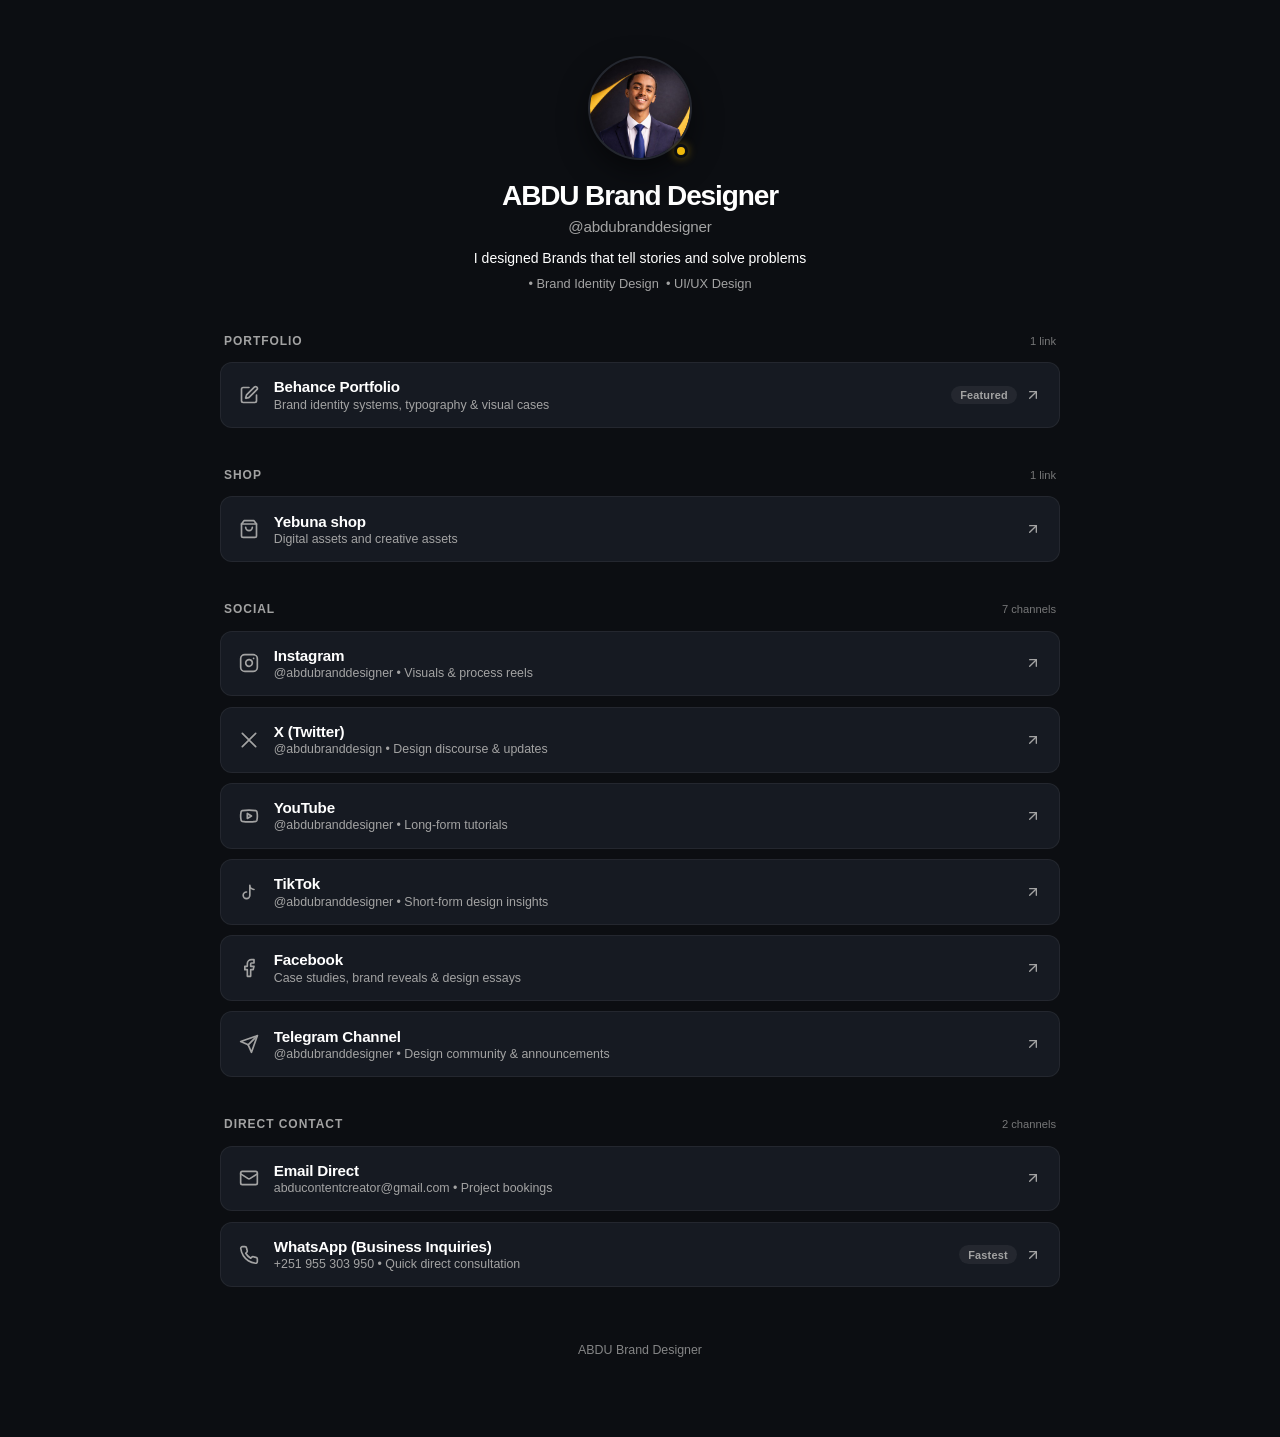
<file: public/index-static.html>
<!DOCTYPE html>
<html lang="en">
<head>
  <meta charset="UTF-8">
  <meta name="viewport" content="width=device-width, initial-scale=1.0">
  <title>ABDU Brand Designer</title>
  <meta name="description" content="Brand Identity System • UI/UX Interface • Web Design link hub for ABDU">
  <meta name="theme-color" content="#0c0e12">
  <link rel="icon" type="image/svg+xml" href="favicon.svg">
  <link rel="alternate icon" type="image/jpeg" href="me.jpg">
  <link rel="apple-touch-icon" href="me.jpg">
  <meta property="og:title" content="ABDU Brand Designer">
  <meta property="og:description" content="Brand Identity System • UI/UX Interface • Web Design link hub for ABDU">
  <meta property="og:image" content="og-image.svg">
  <meta name="twitter:card" content="summary_large_image">
  <meta name="twitter:site" content="@abdubranddesign">

  <!-- Vanilla CSS Stylesheet -->
  <link rel="stylesheet" href="styles.css">
</head>
<body>
  <main class="link-hub-container">
    <!-- Profile Header -->
    <header class="profile-header">
      <div class="avatar-wrapper">
        <div class="avatar">
          <img src="me.jpg" alt="ABDU" onerror="this.style.display='none'; this.nextElementSibling.style.display='flex';" />
          <span style="display:none; width:100%; height:100%; align-items:center; justify-content:center;">A</span>
        </div>
        <span class="status-badge" title="Active & Available"></span>
      </div>
      <h1 class="name">ABDU Brand Designer</h1>
      <p class="handle">@abdubranddesigner</p>
      <div class="bio">
        <p style="color: #ffffff; font-weight: 500; margin-bottom: 4px;">I designed Brands that tell stories and solve problems</p>
        <p style="font-size: 0.8rem; color: #a3a3a3;">• Brand Identity Design &nbsp;• UI/UX Design</p>
      </div>
    </header>

    <!-- Category 1: Portfolio (1 link) -->
    <section class="section-group">
      <div class="section-header">
        <h2 class="section-title">Portfolio</h2>
        <span class="section-count">1 link</span>
      </div>
      <div class="links-list">
        <a href="https://behance.net/abdubranddesigner" target="_blank" rel="noopener noreferrer" class="card-link">
          <div class="card-left">
            <svg class="card-icon" viewBox="0 0 24 24" fill="none" stroke="currentColor" stroke-width="2" stroke-linecap="round" stroke-linejoin="round"><path d="M12 3H5a2 2 0 0 0-2 2v14a2 2 0 0 0 2 2h14a2 2 0 0 0 2-2v-7"/><path d="M18.375 2.625a1 1 0 0 1 3 3l-9.013 9.014a2 2 0 0 1-.853.505l-2.873.84a.5.5 0 0 1-.62-.62l.84-2.873a2 2 0 0 1 .506-.852z"/></svg>
            <div class="card-text">
              <span class="card-title">Behance Portfolio</span>
              <span class="card-subtitle">Brand identity systems, typography & visual cases</span>
            </div>
          </div>
          <div class="card-right">
            <span class="badge">Featured</span>
            <svg class="arrow-icon" viewBox="0 0 24 24" fill="none" stroke="currentColor" stroke-width="2" stroke-linecap="round" stroke-linejoin="round"><line x1="7" y1="17" x2="17" y2="7"></line><polyline points="7 7 17 7 17 17"></polyline></svg>
          </div>
        </a>
      </div>
    </section>

    <!-- Category 2: Shop (1 link) -->
    <section class="section-group">
      <div class="section-header">
        <h2 class="section-title">Shop</h2>
        <span class="section-count">1 link</span>
      </div>
      <div class="links-list">
        <a href="https://ye-buna.com/abdubranddesigner" target="_blank" rel="noopener noreferrer" class="card-link">
          <div class="card-left">
            <svg class="card-icon" viewBox="0 0 24 24" fill="none" stroke="currentColor" stroke-width="2" stroke-linecap="round" stroke-linejoin="round"><path d="M6 2 3 6v14a2 2 0 0 0 2 2h14a2 2 0 0 0 2-2V6l-3-4Z"/><path d="M3 6h18"/><path d="M16 10a4 4 0 0 1-8 0"/></svg>
            <div class="card-text">
              <span class="card-title">Yebuna shop</span>
              <span class="card-subtitle">Digital assets and creative assets</span>
            </div>
          </div>
          <div class="card-right">
            <svg class="arrow-icon" viewBox="0 0 24 24" fill="none" stroke="currentColor" stroke-width="2" stroke-linecap="round" stroke-linejoin="round"><line x1="7" y1="17" x2="17" y2="7"></line><polyline points="7 7 17 7 17 17"></polyline></svg>
          </div>
        </a>
      </div>
    </section>

    <!-- Category 3: Social Ecosystem (7 links) -->
    <section class="section-group">
      <div class="section-header">
        <h2 class="section-title">Social</h2>
        <span class="section-count">7 channels</span>
      </div>
      <div class="links-list">
        <a href="https://instagram.com/abdubranddesigner" target="_blank" rel="noopener noreferrer" class="card-link">
          <div class="card-left">
            <svg class="card-icon" viewBox="0 0 24 24" fill="none" stroke="currentColor" stroke-width="2" stroke-linecap="round" stroke-linejoin="round"><rect width="20" height="20" x="2" y="2" rx="5" ry="5"/><path d="M16 11.37A4 4 0 1 1 12.63 8 4 4 0 0 1 16 11.37z"/><line x1="17.5" x2="17.51" y1="6.5" y2="6.5"/></svg>
            <div class="card-text">
              <span class="card-title">Instagram</span>
              <span class="card-subtitle">@abdubranddesigner • Visuals & process reels</span>
            </div>
          </div>
          <div class="card-right">
            <svg class="arrow-icon" viewBox="0 0 24 24" fill="none" stroke="currentColor" stroke-width="2" stroke-linecap="round" stroke-linejoin="round"><line x1="7" y1="17" x2="17" y2="7"></line><polyline points="7 7 17 7 17 17"></polyline></svg>
          </div>
        </a>
        <a href="https://x.com/abdubranddesign" target="_blank" rel="noopener noreferrer" class="card-link">
          <div class="card-left">
            <svg class="card-icon" viewBox="0 0 24 24" fill="none" stroke="currentColor" stroke-width="2" stroke-linecap="round" stroke-linejoin="round"><path d="M4 4l16 16m0-16L4 20"/></svg>
            <div class="card-text">
              <span class="card-title">X (Twitter)</span>
              <span class="card-subtitle">@abdubranddesign • Design discourse & updates</span>
            </div>
          </div>
          <div class="card-right">
            <svg class="arrow-icon" viewBox="0 0 24 24" fill="none" stroke="currentColor" stroke-width="2" stroke-linecap="round" stroke-linejoin="round"><line x1="7" y1="17" x2="17" y2="7"></line><polyline points="7 7 17 7 17 17"></polyline></svg>
          </div>
        </a>
        <a href="https://youtube.com/@abdubranddesigner" target="_blank" rel="noopener noreferrer" class="card-link">
          <div class="card-left">
            <svg class="card-icon" viewBox="0 0 24 24" fill="none" stroke="currentColor" stroke-width="2" stroke-linecap="round" stroke-linejoin="round"><path d="M2.5 17a24.12 24.12 0 0 1 0-10 2 2 0 0 1 1.4-1.4 49.56 49.56 0 0 1 16.2 0A2 2 0 0 1 21.5 7a24.12 24.12 0 0 1 0 10 2 2 0 0 1-1.4 1.4 49.55 49.55 0 0 1-16.2 0A2 2 0 0 1 2.5 17"/><path d="m10 15 5-3-5-3z"/></svg>
            <div class="card-text">
              <span class="card-title">YouTube</span>
              <span class="card-subtitle">@abdubranddesigner • Long-form tutorials</span>
            </div>
          </div>
          <div class="card-right">
            <svg class="arrow-icon" viewBox="0 0 24 24" fill="none" stroke="currentColor" stroke-width="2" stroke-linecap="round" stroke-linejoin="round"><line x1="7" y1="17" x2="17" y2="7"></line><polyline points="7 7 17 7 17 17"></polyline></svg>
          </div>
        </a>
        <a href="https://tiktok.com/@abdubranddesigner" target="_blank" rel="noopener noreferrer" class="card-link">
          <div class="card-left">
            <svg class="card-icon" viewBox="0 0 24 24" fill="none" stroke="currentColor" stroke-width="2" stroke-linecap="round" stroke-linejoin="round"><path d="M9 12a4 4 0 1 0 4 4V4a5 5 0 0 0 5 5"/></svg>
            <div class="card-text">
              <span class="card-title">TikTok</span>
              <span class="card-subtitle">@abdubranddesigner • Short-form design insights</span>
            </div>
          </div>
          <div class="card-right">
            <svg class="arrow-icon" viewBox="0 0 24 24" fill="none" stroke="currentColor" stroke-width="2" stroke-linecap="round" stroke-linejoin="round"><line x1="7" y1="17" x2="17" y2="7"></line><polyline points="7 7 17 7 17 17"></polyline></svg>
          </div>
        </a>
        <a href="https://web.facebook.com/abdubranddesigner" target="_blank" rel="noopener noreferrer" class="card-link">
          <div class="card-left">
            <svg class="card-icon" viewBox="0 0 24 24" fill="none" stroke="currentColor" stroke-width="2" stroke-linecap="round" stroke-linejoin="round"><path d="M18 2h-3a5 5 0 0 0-5 5v3H7v4h3v8h4v-8h3l1-4h-4V7a1 1 0 0 1 1-1h3z"/></svg>
            <div class="card-text">
              <span class="card-title">Facebook</span>
              <span class="card-subtitle">Case studies, brand reveals & design essays</span>
            </div>
          </div>
          <div class="card-right">
            <svg class="arrow-icon" viewBox="0 0 24 24" fill="none" stroke="currentColor" stroke-width="2" stroke-linecap="round" stroke-linejoin="round"><line x1="7" y1="17" x2="17" y2="7"></line><polyline points="7 7 17 7 17 17"></polyline></svg>
          </div>
        </a>
        <a href="https://t.me/abdubranddesigner" target="_blank" rel="noopener noreferrer" class="card-link">
          <div class="card-left">
            <svg class="card-icon" viewBox="0 0 24 24" fill="none" stroke="currentColor" stroke-width="2" stroke-linecap="round" stroke-linejoin="round"><line x1="22" y1="2" x2="11" y2="13"/><polygon points="22 2 15 22 11 13 2 9 22 2"/></svg>
            <div class="card-text">
              <span class="card-title">Telegram Channel</span>
              <span class="card-subtitle">@abdubranddesigner • Design community & announcements</span>
            </div>
          </div>
          <div class="card-right">
            <svg class="arrow-icon" viewBox="0 0 24 24" fill="none" stroke="currentColor" stroke-width="2" stroke-linecap="round" stroke-linejoin="round"><line x1="7" y1="17" x2="17" y2="7"></line><polyline points="7 7 17 7 17 17"></polyline></svg>
          </div>
        </a>
      </div>
    </section>

    <!-- Category 3: Direct Contact (2 links) -->
    <section class="section-group">
      <div class="section-header">
        <h2 class="section-title">Direct Contact</h2>
        <span class="section-count">2 channels</span>
      </div>
      <div class="links-list">
        <a href="mailto:abducontentcreator@gmail.com" class="card-link">
          <div class="card-left">
            <svg class="card-icon" viewBox="0 0 24 24" fill="none" stroke="currentColor" stroke-width="2" stroke-linecap="round" stroke-linejoin="round"><rect width="20" height="16" x="2" y="4" rx="2"/><path d="m22 7-8.97 5.7a1.94 1.94 0 0 1-2.06 0L2 7"/></svg>
            <div class="card-text">
              <span class="card-title">Email Direct</span>
              <span class="card-subtitle">abducontentcreator@gmail.com • Project bookings</span>
            </div>
          </div>
          <div class="card-right">
            <svg class="arrow-icon" viewBox="0 0 24 24" fill="none" stroke="currentColor" stroke-width="2" stroke-linecap="round" stroke-linejoin="round"><line x1="7" y1="17" x2="17" y2="7"></line><polyline points="7 7 17 7 17 17"></polyline></svg>
          </div>
        </a>
        <a href="https://wa.me/251955303950" target="_blank" rel="noopener noreferrer" class="card-link">
          <div class="card-left">
            <svg class="card-icon" viewBox="0 0 24 24" fill="none" stroke="currentColor" stroke-width="2" stroke-linecap="round" stroke-linejoin="round"><path d="M22 16.92v3a2 2 0 0 1-2.18 2 19.79 19.79 0 0 1-8.63-3.07 19.5 19.5 0 0 1-6-6 19.79 19.79 0 0 1-3.07-8.67A2 2 0 0 1 4.11 2h3a2 2 0 0 1 2 1.72 12.84 12.84 0 0 0 .7 2.81 2 2 0 0 1-.45 2.11L8.09 9.91a16 16 0 0 0 6 6l1.27-1.27a2 2 0 0 1 2.11-.45 12.84 12.84 0 0 0 2.81.7A2 2 0 0 1 22 16.92z"/></svg>
            <div class="card-text">
              <span class="card-title">WhatsApp (Business Inquiries)</span>
              <span class="card-subtitle">+251 955 303 950 • Quick direct consultation</span>
            </div>
          </div>
          <div class="card-right">
            <span class="badge">Fastest</span>
            <svg class="arrow-icon" viewBox="0 0 24 24" fill="none" stroke="currentColor" stroke-width="2" stroke-linecap="round" stroke-linejoin="round"><line x1="7" y1="17" x2="17" y2="7"></line><polyline points="7 7 17 7 17 17"></polyline></svg>
          </div>
        </a>
      </div>
    </section>

    <!-- Semantic Footer -->
    <footer class="hub-footer">
      <p>ABDU Brand Designer</p>
    </footer>
  </main>

  <!-- Vanilla JavaScript -->
  <script src="script.js"></script>
</body>
</html>
</file>
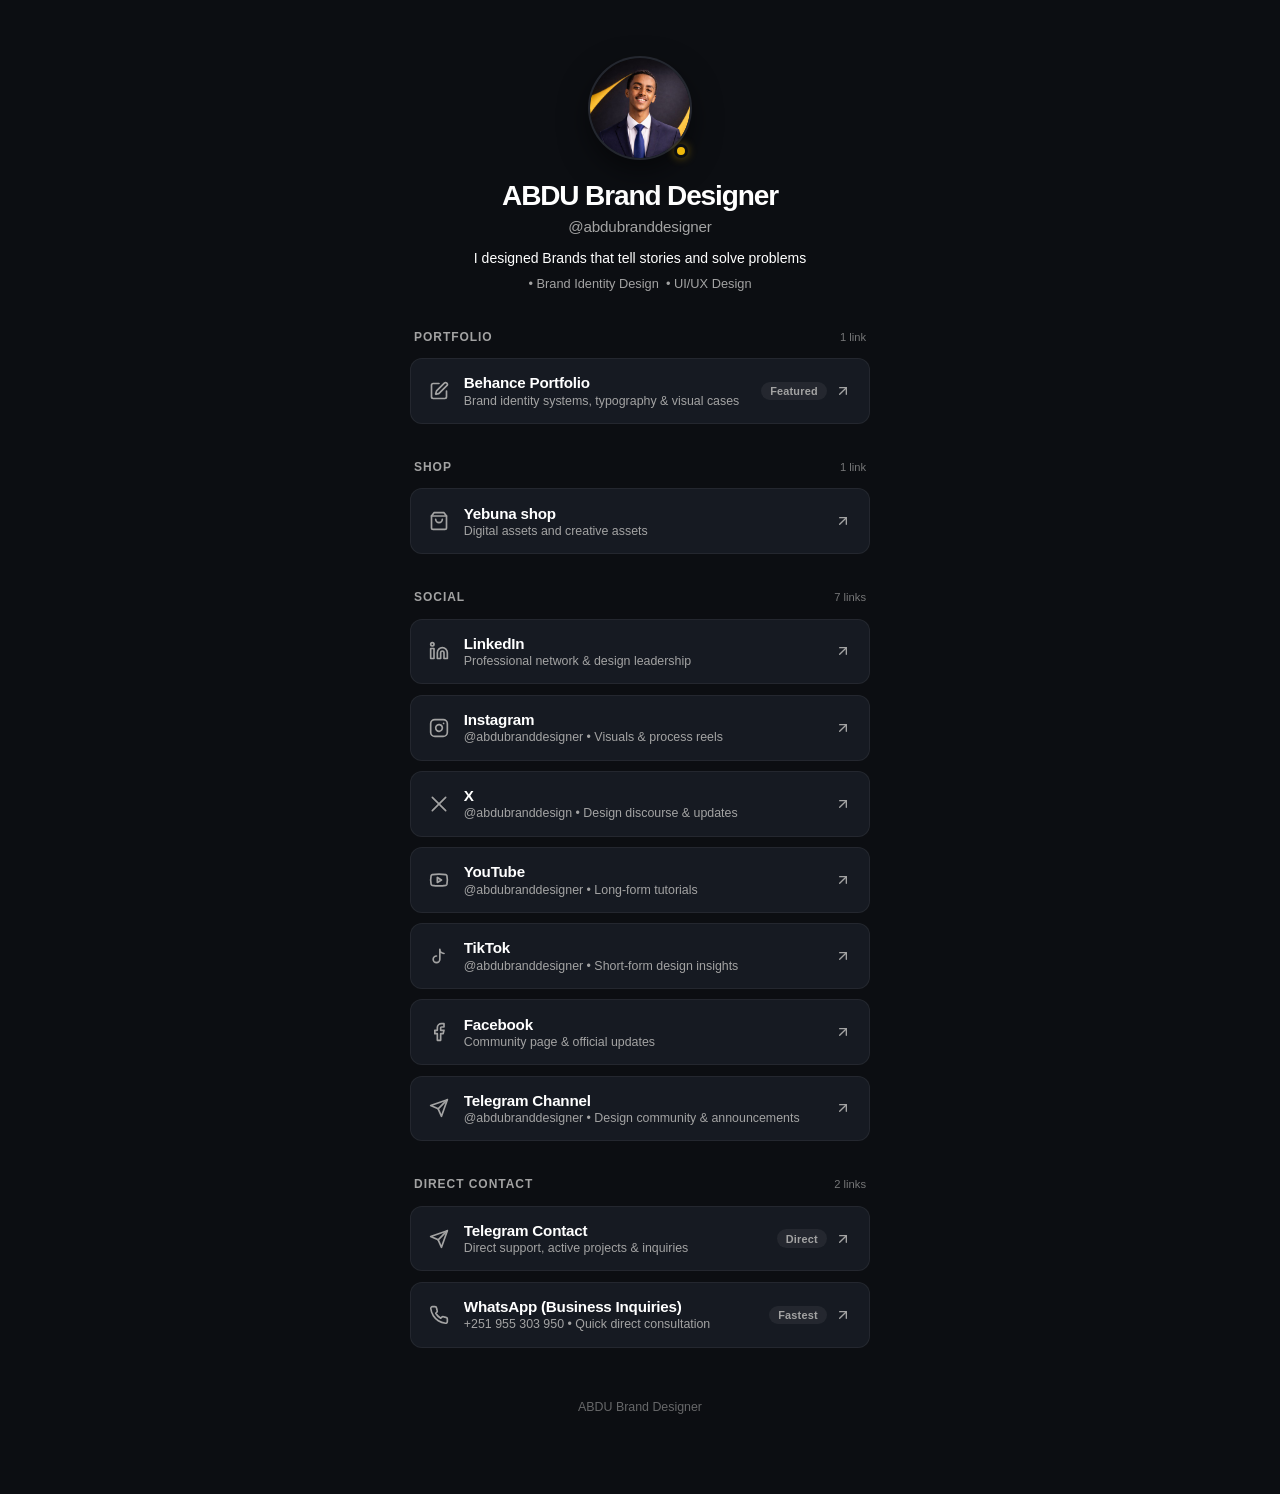
<file: public/standalone.html>
<!DOCTYPE html>
<html lang="en">
<head>
  <meta charset="UTF-8">
  <meta name="viewport" content="width=device-width, initial-scale=1.0">
  <title>ABDU Brand Designer</title>
  <meta name="description" content="Brand Identity System • UI/UX Interface • Web Design link hub for ABDU">
  <meta name="theme-color" content="#0c0e12">
  <link rel="icon" type="image/svg+xml" href="/favicon.svg">
  <link rel="alternate icon" type="image/jpeg" href="me.jpg">
  <link rel="apple-touch-icon" href="me.jpg">
  <meta property="og:title" content="ABDU Brand Designer">
  <meta property="og:description" content="Brand Identity System • UI/UX Interface • Web Design link hub for ABDU">
  <meta property="og:image" content="/og-image.svg">
  <meta name="twitter:card" content="summary_large_image">
  <meta name="twitter:site" content="@abdubranddesign">
  <style>
    /* ==========================================================================
       STRICT ARCHITECTURAL DESIGN TOKENS
       Palette: Background #0c0e12 | Card #161a22 | Card Hover #1d222c | Accent #f0b90b
       Typography: Modern sans-serif stack, tight kerning on headers
       ========================================================================== */
    :root {
      --bg: #0c0e12;
      --card-bg: #161a22;
      --card-hover: #1d222c;
      --accent: #f0b90b;
      --text-primary: #ffffff;
      --text-secondary: #a3a3a3;
      --border-subtle: rgba(255, 255, 255, 0.06);
      --font-stack: -apple-system, BlinkMacSystemFont, "Segoe UI", Roboto, Helvetica, Arial, sans-serif;
      --transition-smooth: all 0.24s cubic-bezier(0.16, 1, 0.3, 1);
    }

    *, *::before, *::after {
      margin: 0;
      padding: 0;
      box-sizing: border-box;
      font-family: var(--font-stack);
      -webkit-font-smoothing: antialiased;
      -moz-osx-font-smoothing: grayscale;
    }

    body {
      background-color: var(--bg);
      color: var(--text-primary);
      min-height: 100vh;
      display: flex;
      justify-content: center;
      padding: 3.5rem 1.25rem 5rem;
    }

    .link-hub-container {
      width: 100%;
      max-width: 460px;
      margin: 0 auto;
      display: flex;
      flex-direction: column;
      gap: 2.25rem;
    }

    /* --------------------------------------------------------------------------
       PROFILE ARCHITECTURE
       -------------------------------------------------------------------------- */
    .profile-header {
      text-align: center;
      display: flex;
      flex-direction: column;
      align-items: center;
    }

    .avatar-wrapper {
      position: relative;
      margin-bottom: 1.25rem;
    }

    .avatar {
      width: 104px;
      height: 104px;
      border-radius: 50%;
      background: var(--card-bg);
      border: 2px solid var(--border-subtle);
      display: flex;
      align-items: center;
      justify-content: center;
      font-size: 2.25rem;
      font-weight: 800;
      letter-spacing: -0.05em;
      color: var(--text-primary);
      box-shadow: 0 12px 32px -4px rgba(0, 0, 0, 0.6);
      position: relative;
      overflow: hidden;
      user-select: none;
    }

    .avatar img {
      width: 100%;
      height: 100%;
      object-fit: cover;
      border-radius: 50%;
    }

    .status-badge {
      position: absolute;
      bottom: 2px;
      right: 4px;
      width: 14px;
      height: 14px;
      background-color: var(--accent);
      border: 3px solid var(--bg);
      border-radius: 50%;
      box-shadow: 0 0 10px rgba(240, 185, 11, 0.4);
    }

    .name {
      font-size: 1.75rem;
      font-weight: 800;
      letter-spacing: -0.04em;
      line-height: 1.15;
      margin-bottom: 0.35rem;
    }

    .handle {
      color: var(--text-secondary);
      font-size: 0.95rem;
      font-weight: 500;
      letter-spacing: -0.01em;
      margin-bottom: 0.85rem;
    }

    .bio {
      font-size: 0.875rem;
      line-height: 1.55;
      color: var(--text-secondary);
      max-width: 380px;
      padding: 0 0.5rem;
    }

    /* --------------------------------------------------------------------------
       SECTIONS & MICRO-INTERACTIONS
       -------------------------------------------------------------------------- */
    .section-group {
      display: flex;
      flex-direction: column;
      gap: 0.75rem;
    }

    .section-header {
      display: flex;
      align-items: center;
      justify-content: space-between;
      padding: 0 0.25rem;
      margin-bottom: 0.15rem;
    }

    .section-title {
      font-size: 0.75rem;
      font-weight: 700;
      text-transform: uppercase;
      letter-spacing: 0.08em;
      color: var(--text-secondary);
    }

    .section-count {
      font-size: 0.7rem;
      color: var(--text-secondary);
      font-weight: 500;
      opacity: 0.7;
    }

    .links-list {
      display: flex;
      flex-direction: column;
      gap: 0.65rem;
    }

    .card-link {
      display: flex;
      align-items: center;
      justify-content: space-between;
      background-color: var(--card-bg);
      border: 1px solid var(--border-subtle);
      border-radius: 12px;
      padding: 0.95rem 1.15rem;
      text-decoration: none;
      color: var(--text-primary);
      position: relative;
      overflow: hidden;
      opacity: 0;
      transform: translateY(16px);
      transition: opacity 0.5s cubic-bezier(0.16, 1, 0.3, 1), transform 0.5s cubic-bezier(0.16, 1, 0.3, 1), background-color 0.2s, border-color 0.2s, box-shadow 0.2s;
    }

    .card-link.is-revealed {
      opacity: 1;
      transform: translateY(0);
    }

    @media (prefers-reduced-motion: reduce) {
      .card-link {
        opacity: 1 !important;
        transform: none !important;
        transition: none !important;
      }
    }

    /* Accent micro-notch reveal on hover */
    .card-link::before {
      content: "";
      position: absolute;
      left: 0;
      top: 0;
      bottom: 0;
      width: 3px;
      background-color: var(--accent);
      transform: scaleY(0);
      transform-origin: center;
      transition: transform 0.24s cubic-bezier(0.16, 1, 0.3, 1);
    }

    .card-link:hover {
      background-color: var(--card-hover);
      border-color: rgba(240, 185, 11, 0.3);
      transform: translateY(-2px);
      box-shadow: 0 8px 24px -6px rgba(0, 0, 0, 0.5), 0 0 0 1px rgba(240, 185, 11, 0.15);
    }

    .card-link:hover::before {
      transform: scaleY(1);
    }

    .card-link:active {
      transform: translateY(0) scale(0.99);
      transition-duration: 0.08s;
    }

    .card-link:focus-visible {
      outline: 2px solid var(--accent);
      outline-offset: 2px;
    }

    .card-left {
      display: flex;
      align-items: center;
      gap: 0.9rem;
      min-width: 0;
    }

    .card-icon {
      width: 20px;
      height: 20px;
      flex-shrink: 0;
      color: var(--text-secondary);
      transition: color 0.2s ease;
    }

    .card-link:hover .card-icon {
      color: var(--text-primary);
    }

    .card-text {
      display: flex;
      flex-direction: column;
      min-width: 0;
    }

    .card-title {
      font-size: 0.95rem;
      font-weight: 600;
      letter-spacing: -0.015em;
      white-space: nowrap;
      overflow: hidden;
      text-overflow: ellipsis;
      transition: color 0.2s ease;
    }

    .card-subtitle {
      font-size: 0.775rem;
      color: var(--text-secondary);
      white-space: nowrap;
      overflow: hidden;
      text-overflow: ellipsis;
      margin-top: 0.15rem;
    }

    .card-right {
      display: flex;
      align-items: center;
      gap: 0.5rem;
      flex-shrink: 0;
      margin-left: 0.75rem;
    }

    .badge {
      font-size: 0.68rem;
      font-weight: 600;
      padding: 0.2rem 0.55rem;
      border-radius: 9999px;
      background: rgba(255, 255, 255, 0.06);
      color: var(--text-secondary);
      letter-spacing: 0.02em;
    }

    .arrow-icon {
      width: 16px;
      height: 16px;
      color: var(--text-secondary);
      transition: transform 0.24s cubic-bezier(0.16, 1, 0.3, 1), color 0.2s ease;
    }

    .card-link:hover .arrow-icon {
      transform: translate(2px, -2px);
      color: var(--accent);
    }

    /* --------------------------------------------------------------------------
       FOOTER
       -------------------------------------------------------------------------- */
    .hub-footer {
      text-align: center;
      font-size: 0.775rem;
      color: var(--text-secondary);
      margin-top: 1rem;
      opacity: 0.6;
    }
  </style>
</head>
<body>
  <main class="link-hub-container">
    <!-- Profile Header -->
    <header class="profile-header">
      <div class="avatar-wrapper">
        <div class="avatar">
          <img src="me.jpg" alt="ABDU" onerror="this.style.display='none'; this.nextElementSibling.style.display='flex';" />
          <span style="display:none; width:100%; height:100%; align-items:center; justify-content:center;">A</span>
        </div>
        <span class="status-badge" title="Active & Available"></span>
      </div>
      <h1 class="name">ABDU Brand Designer</h1>
      <p class="handle">@abdubranddesigner</p>
      <div class="bio">
        <p style="color: #ffffff; font-weight: 500; margin-bottom: 4px;">I designed Brands that tell stories and solve problems</p>
        <p style="font-size: 0.8rem; color: #a3a3a3;">• Brand Identity Design &nbsp;• UI/UX Design</p>
      </div>
    </header>

    <!-- Category 1: Portfolio -->
    <section class="section-group">
      <div class="section-header">
        <h2 class="section-title">Portfolio</h2>
        <span class="section-count">1 link</span>
      </div>
      <div class="links-list">
        <a href="https://behance.net/abdubranddesigner" target="_blank" rel="noopener noreferrer" class="card-link">
          <div class="card-left">
            <svg class="card-icon" viewBox="0 0 24 24" fill="none" stroke="currentColor" stroke-width="2" stroke-linecap="round" stroke-linejoin="round"><path d="M12 3H5a2 2 0 0 0-2 2v14a2 2 0 0 0 2 2h14a2 2 0 0 0 2-2v-7"/><path d="M18.375 2.625a1 1 0 0 1 3 3l-9.013 9.014a2 2 0 0 1-.853.505l-2.873.84a.5.5 0 0 1-.62-.62l.84-2.873a2 2 0 0 1 .506-.852z"/></svg>
            <div class="card-text">
              <span class="card-title">Behance Portfolio</span>
              <span class="card-subtitle">Brand identity systems, typography & visual cases</span>
            </div>
          </div>
          <div class="card-right">
            <span class="badge">Featured</span>
            <svg class="arrow-icon" viewBox="0 0 24 24" fill="none" stroke="currentColor" stroke-width="2" stroke-linecap="round" stroke-linejoin="round"><line x1="7" y1="17" x2="17" y2="7"></line><polyline points="7 7 17 7 17 17"></polyline></svg>
          </div>
        </a>
      </div>
    </section>

    <!-- Category 2: Shop -->
    <section class="section-group">
      <div class="section-header">
        <h2 class="section-title">Shop</h2>
        <span class="section-count">1 link</span>
      </div>
      <div class="links-list">
        <a href="https://ye-buna.com/abdubranddesigner" target="_blank" rel="noopener noreferrer" class="card-link">
          <div class="card-left">
            <svg class="card-icon" viewBox="0 0 24 24" fill="none" stroke="currentColor" stroke-width="2" stroke-linecap="round" stroke-linejoin="round"><path d="M6 2 3 6v14a2 2 0 0 0 2 2h14a2 2 0 0 0 2-2V6l-3-4Z"/><path d="M3 6h18"/><path d="M16 10a4 4 0 0 1-8 0"/></svg>
            <div class="card-text">
              <span class="card-title">Yebuna shop</span>
              <span class="card-subtitle">Digital assets and creative assets</span>
            </div>
          </div>
          <div class="card-right">
            <svg class="arrow-icon" viewBox="0 0 24 24" fill="none" stroke="currentColor" stroke-width="2" stroke-linecap="round" stroke-linejoin="round"><line x1="7" y1="17" x2="17" y2="7"></line><polyline points="7 7 17 7 17 17"></polyline></svg>
          </div>
        </a>
      </div>
    </section>

    <!-- Category 3: Social -->
    <section class="section-group">
      <div class="section-header">
        <h2 class="section-title">Social</h2>
        <span class="section-count">7 links</span>
      </div>
      <div class="links-list">
        <a href="https://www.linkedin.com/in/abdu-brand-designer/" target="_blank" rel="noopener noreferrer" class="card-link">
          <div class="card-left">
            <svg class="card-icon" viewBox="0 0 24 24" fill="none" stroke="currentColor" stroke-width="2" stroke-linecap="round" stroke-linejoin="round"><path d="M16 8a6 6 0 0 1 6 6v7h-4v-7a2 2 0 0 0-2-2 2 2 0 0 0-2 2v7h-4v-7a6 6 0 0 1 6-6z"/><rect width="4" height="12" x="2" y="9"/><circle cx="4" cy="4" r="2"/></svg>
            <div class="card-text">
              <span class="card-title">LinkedIn</span>
              <span class="card-subtitle">Professional network & design leadership</span>
            </div>
          </div>
          <div class="card-right">
            <svg class="arrow-icon" viewBox="0 0 24 24" fill="none" stroke="currentColor" stroke-width="2" stroke-linecap="round" stroke-linejoin="round"><line x1="7" y1="17" x2="17" y2="7"></line><polyline points="7 7 17 7 17 17"></polyline></svg>
          </div>
        </a>
        <a href="https://instagram.com/abdubranddesigner" target="_blank" rel="noopener noreferrer" class="card-link">
          <div class="card-left">
            <svg class="card-icon" viewBox="0 0 24 24" fill="none" stroke="currentColor" stroke-width="2" stroke-linecap="round" stroke-linejoin="round"><rect width="20" height="20" x="2" y="2" rx="5" ry="5"/><path d="M16 11.37A4 4 0 1 1 12.63 8 4 4 0 0 1 16 11.37z"/><line x1="17.5" x2="17.51" y1="6.5" y2="6.5"/></svg>
            <div class="card-text">
              <span class="card-title">Instagram</span>
              <span class="card-subtitle">@abdubranddesigner • Visuals & process reels</span>
            </div>
          </div>
          <div class="card-right">
            <svg class="arrow-icon" viewBox="0 0 24 24" fill="none" stroke="currentColor" stroke-width="2" stroke-linecap="round" stroke-linejoin="round"><line x1="7" y1="17" x2="17" y2="7"></line><polyline points="7 7 17 7 17 17"></polyline></svg>
          </div>
        </a>
        <a href="https://x.com/abdubranddesign" target="_blank" rel="noopener noreferrer" class="card-link">
          <div class="card-left">
            <svg class="card-icon" viewBox="0 0 24 24" fill="none" stroke="currentColor" stroke-width="2" stroke-linecap="round" stroke-linejoin="round"><path d="M4 4l16 16m0-16L4 20"/></svg>
            <div class="card-text">
              <span class="card-title">X</span>
              <span class="card-subtitle">@abdubranddesign • Design discourse & updates</span>
            </div>
          </div>
          <div class="card-right">
            <svg class="arrow-icon" viewBox="0 0 24 24" fill="none" stroke="currentColor" stroke-width="2" stroke-linecap="round" stroke-linejoin="round"><line x1="7" y1="17" x2="17" y2="7"></line><polyline points="7 7 17 7 17 17"></polyline></svg>
          </div>
        </a>
        <a href="https://youtube.com/@abdubranddesigner" target="_blank" rel="noopener noreferrer" class="card-link">
          <div class="card-left">
            <svg class="card-icon" viewBox="0 0 24 24" fill="none" stroke="currentColor" stroke-width="2" stroke-linecap="round" stroke-linejoin="round"><path d="M2.5 17a24.12 24.12 0 0 1 0-10 2 2 0 0 1 1.4-1.4 49.56 49.56 0 0 1 16.2 0A2 2 0 0 1 21.5 7a24.12 24.12 0 0 1 0 10 2 2 0 0 1-1.4 1.4 49.55 49.55 0 0 1-16.2 0A2 2 0 0 1 2.5 17"/><polygon points="10 15 15 12 10 9 10 15"/></svg>
            <div class="card-text">
              <span class="card-title">YouTube</span>
              <span class="card-subtitle">@abdubranddesigner • Long-form tutorials</span>
            </div>
          </div>
          <div class="card-right">
            <svg class="arrow-icon" viewBox="0 0 24 24" fill="none" stroke="currentColor" stroke-width="2" stroke-linecap="round" stroke-linejoin="round"><line x1="7" y1="17" x2="17" y2="7"></line><polyline points="7 7 17 7 17 17"></polyline></svg>
          </div>
        </a>
        <a href="https://tiktok.com/@abdubranddesigner" target="_blank" rel="noopener noreferrer" class="card-link">
          <div class="card-left">
            <svg class="card-icon" viewBox="0 0 24 24" fill="none" stroke="currentColor" stroke-width="2" stroke-linecap="round" stroke-linejoin="round"><path d="M9 12a4 4 0 1 0 4 4V4a5 5 0 0 0 5 5"/></svg>
            <div class="card-text">
              <span class="card-title">TikTok</span>
              <span class="card-subtitle">@abdubranddesigner • Short-form design insights</span>
            </div>
          </div>
          <div class="card-right">
            <svg class="arrow-icon" viewBox="0 0 24 24" fill="none" stroke="currentColor" stroke-width="2" stroke-linecap="round" stroke-linejoin="round"><line x1="7" y1="17" x2="17" y2="7"></line><polyline points="7 7 17 7 17 17"></polyline></svg>
          </div>
        </a>
        <a href="https://web.facebook.com/abdubranddesigner" target="_blank" rel="noopener noreferrer" class="card-link">
          <div class="card-left">
            <svg class="card-icon" viewBox="0 0 24 24" fill="none" stroke="currentColor" stroke-width="2" stroke-linecap="round" stroke-linejoin="round"><path d="M18 2h-3a5 5 0 0 0-5 5v3H7v4h3v8h4v-8h3l1-4h-4V7a1 1 0 0 1 1-1h3z"/></svg>
            <div class="card-text">
              <span class="card-title">Facebook</span>
              <span class="card-subtitle">Community page & official updates</span>
            </div>
          </div>
          <div class="card-right">
            <svg class="arrow-icon" viewBox="0 0 24 24" fill="none" stroke="currentColor" stroke-width="2" stroke-linecap="round" stroke-linejoin="round"><line x1="7" y1="17" x2="17" y2="7"></line><polyline points="7 7 17 7 17 17"></polyline></svg>
          </div>
        </a>
        <a href="https://t.me/abdubranddesigner" target="_blank" rel="noopener noreferrer" class="card-link">
          <div class="card-left">
            <svg class="card-icon" viewBox="0 0 24 24" fill="none" stroke="currentColor" stroke-width="2" stroke-linecap="round" stroke-linejoin="round"><path d="m22 2-7 20-4-9-9-4Z"/><path d="M22 2 11 13"/></svg>
            <div class="card-text">
              <span class="card-title">Telegram Channel</span>
              <span class="card-subtitle">@abdubranddesigner • Design community & announcements</span>
            </div>
          </div>
          <div class="card-right">
            <svg class="arrow-icon" viewBox="0 0 24 24" fill="none" stroke="currentColor" stroke-width="2" stroke-linecap="round" stroke-linejoin="round"><line x1="7" y1="17" x2="17" y2="7"></line><polyline points="7 7 17 7 17 17"></polyline></svg>
          </div>
        </a>
      </div>
    </section>

    <!-- Category 3: Direct Contact -->
    <section class="section-group">
      <div class="section-header">
        <h2 class="section-title">Direct Contact</h2>
        <span class="section-count">2 links</span>
      </div>
      <div class="links-list">
        <a href="https://t.me/Abdubranddesigner_Support" target="_blank" rel="noopener noreferrer" class="card-link">
          <div class="card-left">
            <svg class="card-icon" viewBox="0 0 24 24" fill="none" stroke="currentColor" stroke-width="2" stroke-linecap="round" stroke-linejoin="round"><path d="m22 2-7 20-4-9-9-4Z"/><path d="M22 2 11 13"/></svg>
            <div class="card-text">
              <span class="card-title">Telegram Contact</span>
              <span class="card-subtitle">Direct support, active projects & inquiries</span>
            </div>
          </div>
          <div class="card-right">
            <span class="badge">Direct</span>
            <svg class="arrow-icon" viewBox="0 0 24 24" fill="none" stroke="currentColor" stroke-width="2" stroke-linecap="round" stroke-linejoin="round"><line x1="7" y1="17" x2="17" y2="7"></line><polyline points="7 7 17 7 17 17"></polyline></svg>
          </div>
        </a>
        <a href="https://wa.me/251955303950" target="_blank" rel="noopener noreferrer" class="card-link">
          <div class="card-left">
            <svg class="card-icon" viewBox="0 0 24 24" fill="none" stroke="currentColor" stroke-width="2" stroke-linecap="round" stroke-linejoin="round"><path d="M22 16.92v3a2 2 0 0 1-2.18 2 19.79 19.79 0 0 1-8.63-3.07 19.5 19.5 0 0 1-6-6 19.79 19.79 0 0 1-3.07-8.67A2 2 0 0 1 4.11 2h3a2 2 0 0 1 2 1.72 12.84 12.84 0 0 0 .7 2.81 2 2 0 0 1-.45 2.11L8.09 9.91a16 16 0 0 0 6 6l1.27-1.27a2 2 0 0 1 2.11-.45 12.84 12.84 0 0 0 2.81.7A2 2 0 0 1 22 16.92z"/></svg>
            <div class="card-text">
              <span class="card-title">WhatsApp (Business Inquiries)</span>
              <span class="card-subtitle">+251 955 303 950 • Quick direct consultation</span>
            </div>
          </div>
          <div class="card-right">
            <span class="badge">Fastest</span>
            <svg class="arrow-icon" viewBox="0 0 24 24" fill="none" stroke="currentColor" stroke-width="2" stroke-linecap="round" stroke-linejoin="round"><line x1="7" y1="17" x2="17" y2="7"></line><polyline points="7 7 17 7 17 17"></polyline></svg>
          </div>
        </a>
      </div>
    </section>

    <!-- Semantic Footer -->
    <footer class="hub-footer">
      <p>ABDU Brand Designer</p>
    </footer>
  </main>

  <!-- Intersection Observer Scroll Animation Script -->
  <script>
    document.addEventListener('DOMContentLoaded', () => {
      const cards = document.querySelectorAll('.card-link');
      if (!('IntersectionObserver' in window)) {
        cards.forEach(c => c.classList.add('is-revealed'));
        return;
      }
      const observer = new IntersectionObserver((entries) => {
        entries.forEach(entry => {
          if (entry.isIntersecting) {
            entry.target.classList.add('is-revealed');
            observer.unobserve(entry.target);
          }
        });
      }, {
        threshold: 0.08,
        rootMargin: '0px 0px -30px 0px'
      });
      cards.forEach((card, index) => {
        card.style.transitionDelay = (index % 5) * 50 + 'ms';
        observer.observe(card);
      });
    });
  </script>
</body>
</html>
</file>
<file: public/styles.css>
/* ==========================================================================
   STRICT ARCHITECTURAL DESIGN TOKENS - ABDU BRAND DESIGNER
   Palette: Background #0c0e12 | Card #161a22 | Card Hover #1d222c | Accent #f0b90b
   Language: Vanilla CSS3 (Zero frameworks, zero dependencies)
   ========================================================================== */

:root {
  --bg: #0c0e12;
  --card-bg: #161a22;
  --card-hover: #1d222c;
  --accent: #f0b90b;
  --text-primary: #ffffff;
  --text-secondary: #a3a3a3;
  --border-subtle: rgba(255, 255, 255, 0.06);
  --font-stack: -apple-system, BlinkMacSystemFont, "Segoe UI", Roboto, Helvetica, Arial, sans-serif;
  --transition-smooth: all 0.24s cubic-bezier(0.16, 1, 0.3, 1);
}

*, *::before, *::after {
  margin: 0;
  padding: 0;
  box-sizing: border-box;
  font-family: var(--font-stack);
  -webkit-font-smoothing: antialiased;
  -moz-osx-font-smoothing: grayscale;
}

body {
  background-color: var(--bg);
  color: var(--text-primary);
  min-height: 100vh;
  display: flex;
  justify-content: center;
  padding: 3.5rem 1.25rem 5rem;
}

.link-hub-container {
  width: 100%;
  max-width: 460px;
  margin: 0 auto;
  display: flex;
  flex-direction: column;
  gap: 2.25rem;
}

/* --------------------------------------------------------------------------
   PROFILE ARCHITECTURE
   -------------------------------------------------------------------------- */
.profile-header {
  text-align: center;
  display: flex;
  flex-direction: column;
  align-items: center;
}

.avatar-wrapper {
  position: relative;
  margin-bottom: 1.25rem;
}

.avatar {
  width: 104px;
  height: 104px;
  border-radius: 50%;
  background: var(--card-bg);
  border: 2px solid var(--border-subtle);
  display: flex;
  align-items: center;
  justify-content: center;
  font-size: 2.25rem;
  font-weight: 800;
  letter-spacing: -0.05em;
  color: var(--text-primary);
  box-shadow: 0 12px 32px -4px rgba(0, 0, 0, 0.6);
  position: relative;
  overflow: hidden;
  user-select: none;
}

.avatar img {
  width: 100%;
  height: 100%;
  object-fit: cover;
  border-radius: 50%;
}

.status-badge {
  position: absolute;
  bottom: 2px;
  right: 4px;
  width: 14px;
  height: 14px;
  background-color: var(--accent);
  border: 3px solid var(--bg);
  border-radius: 50%;
  box-shadow: 0 0 10px rgba(240, 185, 11, 0.4);
}

.name {
  font-size: 1.75rem;
  font-weight: 800;
  letter-spacing: -0.04em;
  line-height: 1.15;
  margin-bottom: 0.35rem;
}

.handle {
  color: var(--text-secondary);
  font-size: 0.95rem;
  font-weight: 500;
  letter-spacing: -0.01em;
  margin-bottom: 0.85rem;
}

.bio {
  font-size: 0.875rem;
  line-height: 1.55;
  color: var(--text-secondary);
  max-width: 380px;
  padding: 0 0.5rem;
}

/* --------------------------------------------------------------------------
   SECTIONS & MICRO-INTERACTIONS
   -------------------------------------------------------------------------- */
.section-group {
  display: flex;
  flex-direction: column;
  gap: 0.75rem;
}

.section-header {
  display: flex;
  align-items: center;
  justify-content: space-between;
  padding: 0 0.25rem;
  margin-bottom: 0.15rem;
}

.section-title {
  font-size: 0.75rem;
  font-weight: 700;
  text-transform: uppercase;
  letter-spacing: 0.08em;
  color: var(--text-secondary);
}

.section-count {
  font-size: 0.7rem;
  color: var(--text-secondary);
  font-weight: 500;
  opacity: 0.7;
}

.links-list {
  display: flex;
  flex-direction: column;
  gap: 0.65rem;
}

.card-link {
  display: flex;
  align-items: center;
  justify-content: space-between;
  background-color: var(--card-bg);
  border: 1px solid var(--border-subtle);
  border-radius: 12px;
  padding: 0.95rem 1.15rem;
  text-decoration: none;
  color: var(--text-primary);
  position: relative;
  overflow: hidden;
  opacity: 0;
  transform: translateY(16px);
  transition: opacity 0.5s cubic-bezier(0.16, 1, 0.3, 1), transform 0.5s cubic-bezier(0.16, 1, 0.3, 1), background-color 0.2s, border-color 0.2s, box-shadow 0.2s;
}

.card-link.is-revealed {
  opacity: 1;
  transform: translateY(0);
}

@media (prefers-reduced-motion: reduce) {
  .card-link {
    opacity: 1 !important;
    transform: none !important;
    transition: none !important;
  }
}

/* Accent micro-notch reveal on hover */
.card-link::before {
  content: "";
  position: absolute;
  left: 0;
  top: 0;
  bottom: 0;
  width: 3px;
  background-color: var(--accent);
  transform: scaleY(0);
  transform-origin: center;
  transition: transform 0.24s cubic-bezier(0.16, 1, 0.3, 1);
}

.card-link:hover {
  background-color: var(--card-hover);
  border-color: rgba(240, 185, 11, 0.3);
  transform: translateY(-2px);
  box-shadow: 0 8px 24px -6px rgba(0, 0, 0, 0.5), 0 0 0 1px rgba(240, 185, 11, 0.15);
}

.card-link:hover::before {
  transform: scaleY(1);
}

.card-link:active {
  transform: translateY(0) scale(0.99);
  transition-duration: 0.08s;
}

.card-link:focus-visible {
  outline: 2px solid var(--accent);
  outline-offset: 2px;
}

.card-left {
  display: flex;
  align-items: center;
  gap: 0.9rem;
  min-width: 0;
}

.card-icon {
  width: 20px;
  height: 20px;
  flex-shrink: 0;
  color: var(--text-secondary);
  transition: color 0.2s ease;
}

.card-link:hover .card-icon {
  color: var(--text-primary);
}

.card-text {
  display: flex;
  flex-direction: column;
  min-width: 0;
}

.card-title {
  font-size: 0.95rem;
  font-weight: 600;
  letter-spacing: -0.015em;
  white-space: nowrap;
  overflow: hidden;
  text-overflow: ellipsis;
  transition: color 0.2s ease;
}

.card-subtitle {
  font-size: 0.775rem;
  color: var(--text-secondary);
  white-space: nowrap;
  overflow: hidden;
  text-overflow: ellipsis;
  margin-top: 0.15rem;
}

.card-right {
  display: flex;
  align-items: center;
  gap: 0.5rem;
  flex-shrink: 0;
  margin-left: 0.75rem;
}

.badge {
  font-size: 0.68rem;
  font-weight: 600;
  padding: 0.2rem 0.55rem;
  border-radius: 9999px;
  background: rgba(255, 255, 255, 0.06);
  color: var(--text-secondary);
  letter-spacing: 0.02em;
}

.arrow-icon {
  width: 16px;
  height: 16px;
  color: var(--text-secondary);
  transition: transform 0.24s cubic-bezier(0.16, 1, 0.3, 1), color 0.2s ease;
}

.card-link:hover .arrow-icon {
  transform: translate(2px, -2px);
  color: var(--accent);
}

/* --------------------------------------------------------------------------
   FOOTER
   -------------------------------------------------------------------------- */
.hub-footer {
  text-align: center;
  font-size: 0.775rem;
  color: var(--text-secondary);
  margin-top: 1rem;
  opacity: 0.8;
}

/* --------------------------------------------------------------------------
   RESPONSIVE DESIGN (Desktop, Tablet, iPhone, Mobile)
   -------------------------------------------------------------------------- */
@media (min-width: 768px) {
  .link-hub-container {
    max-width: 840px;
    gap: 2.5rem;
  }
  .link-group {
    display: grid;
    grid-template-columns: repeat(2, 1fr);
    gap: 0.875rem;
  }
  .link-group > .hero-single {
    grid-column: span 2;
  }
}

@media (max-width: 480px) {
  body {
    padding: 1.5rem 0.875rem 3.5rem;
  }
  .link-hub-container {
    gap: 1.75rem;
  }
  .card-link {
    padding: 0.875rem 1rem;
  }
}

@media (max-height: 640px) {
  body {
    padding-top: 1rem;
    padding-bottom: 1.5rem;
  }
  .link-hub-container {
    gap: 1.25rem;
  }
  .avatar {
    width: 72px;
    height: 72px;
  }
}
</file>
